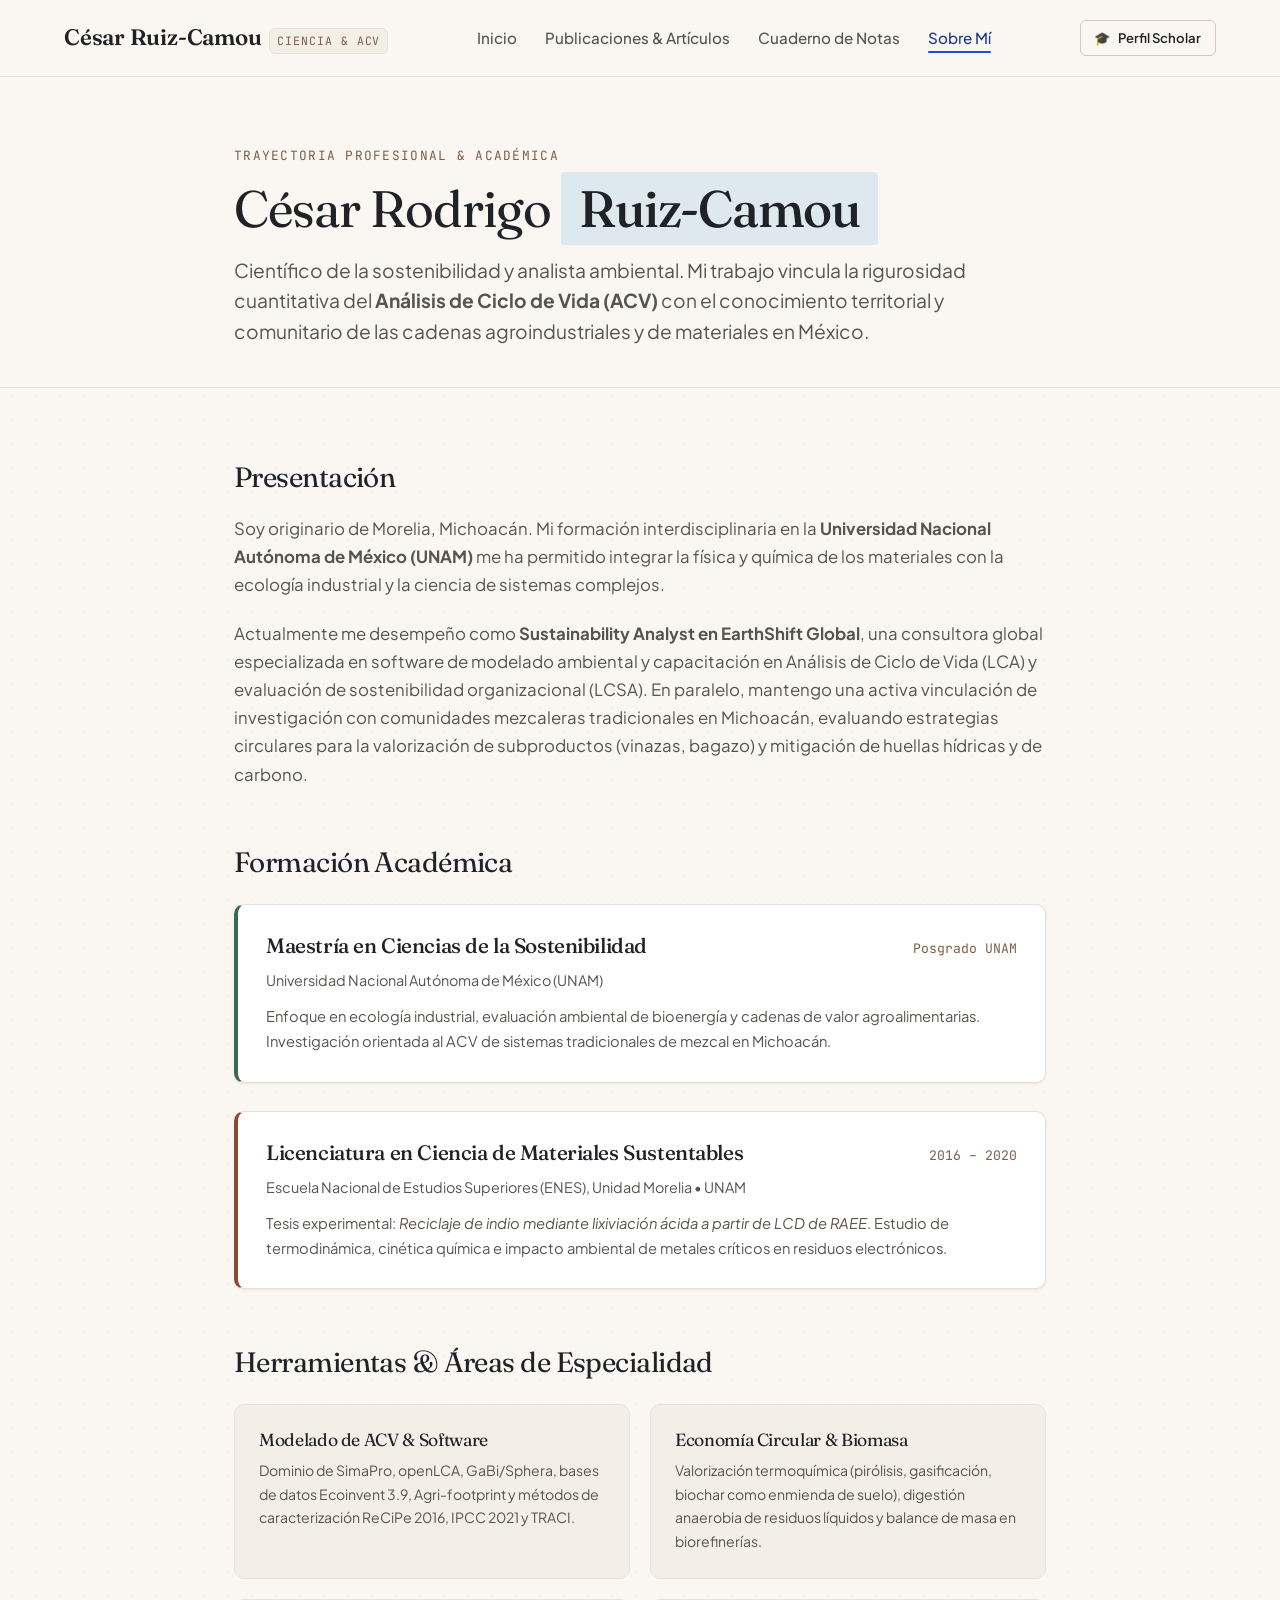
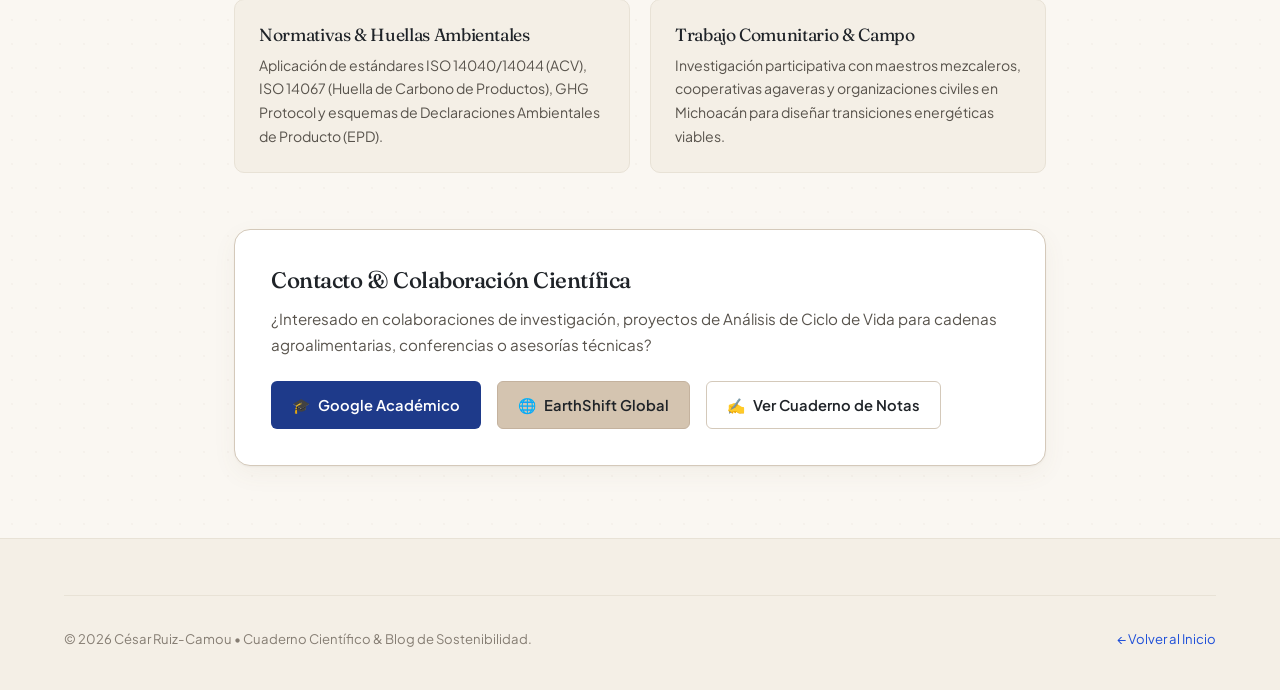
<file: about.html>
<!DOCTYPE html>
<html lang="es">
<head>
  <meta charset="UTF-8">
  <meta name="viewport" content="width=device-width, initial-scale=1.0">
  <title>Sobre Mí & Trayectoria Académica | César Ruiz-Camou</title>
  <meta name="description" content="Perfil profesional y académico de César Ruiz-Camou. Ciencias de la Sostenibilidad (UNAM), EarthShift Global, Análisis de Ciclo de Vida (LCA) y economía circular.">
  <link rel="stylesheet" href="css/style.css">
  <!-- Google Identity Services SDK -->
  <script src="https://accounts.google.com/gsi/client" async defer></script>
</head>
<body>

  <!-- NAVEGACIÓN SUPERIOR -->
  <header class="site-header">
    <div class="container header-inner">
      <a href="index.html" class="brand-logo">
        <span class="brand-name">César Ruiz-Camou</span>
        <span class="brand-tag">Ciencia & ACV</span>
      </a>

      <nav>
        <ul class="nav-menu">
          <li><a href="index.html" class="nav-link">Inicio</a></li>
          <li><a href="articles.html" class="nav-link">Publicaciones & Artículos</a></li>
          <li><a href="notes.html" class="nav-link">Cuaderno de Notas</a></li>
          <li><a href="about.html" class="nav-link active">Sobre Mí</a></li>
        </ul>
      </nav>

      <div class="header-actions">
        <a href="https://scholar.google.com/citations?user=psxAbFAAAAAJ&hl=es" target="_blank" rel="noopener noreferrer" class="btn btn-tertiary btn-sm">
          <span>🎓</span> Perfil Scholar
        </a>
      </div>
    </div>
  </header>

  <!-- CABECERA -->
  <section class="section" style="padding-top: 4rem; padding-bottom: 2.5rem; background: #FAF7F2; border-bottom: 1px solid var(--border-subtle);">
    <div class="container-narrow">
      <span style="font-family: var(--font-mono); font-size: 0.8rem; text-transform: uppercase; letter-spacing: 0.1em; color: var(--earth-bark);">
        Trayectoria Profesional &amp; Académica
      </span>
      <h1 style="margin: 0.75rem 0 1rem;">
        César Rodrigo <span class="paper-mark">Ruiz-Camou</span>
      </h1>
      <p style="font-size: 1.2rem; color: var(--text-secondary); line-height: 1.6;">
        Científico de la sostenibilidad y analista ambiental. Mi trabajo vincula la rigurosidad cuantitativa del <strong>Análisis de Ciclo de Vida (ACV)</strong> con el conocimiento territorial y comunitario de las cadenas agroindustriales y de materiales en México.
      </p>
    </div>
  </section>

  <!-- CONTENIDO BIOGRÁFICO Y EXPERIENCIA -->
  <section class="section">
    <div class="container-narrow">

      <!-- BIOGRAFÍA RESUMIDA -->
      <div style="margin-bottom: 3.5rem;">
        <h2 style="font-family: var(--font-serif); font-size: 1.75rem; margin-bottom: 1.25rem;">Presentación</h2>
        <p style="margin-bottom: 1.25rem;">
          Soy originario de Morelia, Michoacán. Mi formación interdisciplinaria en la <strong>Universidad Nacional Autónoma de México (UNAM)</strong> me ha permitido integrar la física y química de los materiales con la ecología industrial y la ciencia de sistemas complejos.
        </p>
        <p style="margin-bottom: 1.25rem;">
          Actualmente me desempeño como <strong>Sustainability Analyst en EarthShift Global</strong>, una consultora global especializada en software de modelado ambiental y capacitación en Análisis de Ciclo de Vida (LCA) y evaluación de sostenibilidad organizacional (LCSA). En paralelo, mantengo una activa vinculación de investigación con comunidades mezcaleras tradicionales en Michoacán, evaluando estrategias circulares para la valorización de subproductos (vinazas, bagazo) y mitigación de huellas hídricas y de carbono.
        </p>
      </div>

      <!-- FORMACIÓN ACADÉMICA -->
      <div style="margin-bottom: 3.5rem;">
        <h2 style="font-family: var(--font-serif); font-size: 1.75rem; margin-bottom: 1.5rem;">Formación Académica</h2>

        <div style="display: flex; flex-direction: column; gap: 1.75rem;">
          <!-- Maestría -->
          <div style="background: #FFFFFF; border: 1px solid var(--border-subtle); border-radius: var(--radius-md); padding: 1.75rem; box-shadow: var(--shadow-sm); border-left: 4px solid var(--leaf-sage);">
            <div style="display: flex; justify-content: space-between; align-items: baseline; margin-bottom: 0.5rem; flex-wrap: wrap;">
              <h3 style="font-family: var(--font-serif); font-size: 1.3rem;">Maestría en Ciencias de la Sostenibilidad</h3>
              <span style="font-family: var(--font-mono); font-size: 0.82rem; color: var(--earth-bark);">Posgrado UNAM</span>
            </div>
            <div style="font-size: 0.9rem; color: var(--text-secondary); margin-bottom: 0.75rem;">
              Universidad Nacional Autónoma de México (UNAM)
            </div>
            <p style="font-size: 0.92rem; color: var(--text-secondary);">
              Enfoque en ecología industrial, evaluación ambiental de bioenergía y cadenas de valor agroalimentarias. Investigación orientada al ACV de sistemas tradicionales de mezcal en Michoacán.
            </p>
          </div>

          <!-- Licenciatura -->
          <div style="background: #FFFFFF; border: 1px solid var(--border-subtle); border-radius: var(--radius-md); padding: 1.75rem; box-shadow: var(--shadow-sm); border-left: 4px solid var(--earth-terracotta);">
            <div style="display: flex; justify-content: space-between; align-items: baseline; margin-bottom: 0.5rem; flex-wrap: wrap;">
              <h3 style="font-family: var(--font-serif); font-size: 1.3rem;">Licenciatura en Ciencia de Materiales Sustentables</h3>
              <span style="font-family: var(--font-mono); font-size: 0.82rem; color: var(--earth-bark);">2016 – 2020</span>
            </div>
            <div style="font-size: 0.9rem; color: var(--text-secondary); margin-bottom: 0.75rem;">
              Escuela Nacional de Estudios Superiores (ENES), Unidad Morelia • UNAM
            </div>
            <p style="font-size: 0.92rem; color: var(--text-secondary);">
              Tesis experimental: <em>Reciclaje de indio mediante lixiviación ácida a partir de LCD de RAEE</em>. Estudio de termodinámica, cinética química e impacto ambiental de metales críticos en residuos electrónicos.
            </p>
          </div>
        </div>
      </div>

      <!-- COMPETENCIAS Y HERRAMIENTAS -->
      <div style="margin-bottom: 3.5rem;">
        <h2 style="font-family: var(--font-serif); font-size: 1.75rem; margin-bottom: 1.5rem;">Herramientas &amp; Áreas de Especialidad</h2>

        <div style="display: grid; grid-template-columns: repeat(auto-fit, minmax(260px, 1fr)); gap: 1.25rem;">
          <div style="background: var(--bg-paper-alt); padding: 1.5rem; border-radius: var(--radius-md); border: 1px solid var(--border-subtle);">
            <h4 style="font-family: var(--font-serif); font-size: 1.1rem; margin-bottom: 0.5rem; color: var(--text-primary);">
              Modelado de ACV &amp; Software
            </h4>
            <p style="font-size: 0.88rem; color: var(--text-secondary);">
              Dominio de SimaPro, openLCA, GaBi/Sphera, bases de datos Ecoinvent 3.9, Agri-footprint y métodos de caracterización ReCiPe 2016, IPCC 2021 y TRACI.
            </p>
          </div>

          <div style="background: var(--bg-paper-alt); padding: 1.5rem; border-radius: var(--radius-md); border: 1px solid var(--border-subtle);">
            <h4 style="font-family: var(--font-serif); font-size: 1.1rem; margin-bottom: 0.5rem; color: var(--text-primary);">
              Economía Circular &amp; Biomasa
            </h4>
            <p style="font-size: 0.88rem; color: var(--text-secondary);">
              Valorización termoquímica (pirólisis, gasificación, biochar como enmienda de suelo), digestión anaerobia de residuos líquidos y balance de masa en biorefinerías.
            </p>
          </div>

          <div style="background: var(--bg-paper-alt); padding: 1.5rem; border-radius: var(--radius-md); border: 1px solid var(--border-subtle);">
            <h4 style="font-family: var(--font-serif); font-size: 1.1rem; margin-bottom: 0.5rem; color: var(--text-primary);">
              Normativas &amp; Huellas Ambientales
            </h4>
            <p style="font-size: 0.88rem; color: var(--text-secondary);">
              Aplicación de estándares ISO 14040/14044 (ACV), ISO 14067 (Huella de Carbono de Productos), GHG Protocol y esquemas de Declaraciones Ambientales de Producto (EPD).
            </p>
          </div>

          <div style="background: var(--bg-paper-alt); padding: 1.5rem; border-radius: var(--radius-md); border: 1px solid var(--border-subtle);">
            <h4 style="font-family: var(--font-serif); font-size: 1.1rem; margin-bottom: 0.5rem; color: var(--text-primary);">
              Trabajo Comunitario &amp; Campo
            </h4>
            <p style="font-size: 0.88rem; color: var(--text-secondary);">
              Investigación participativa con maestros mezcaleros, cooperativas agaveras y organizaciones civiles en Michoacán para diseñar transiciones energéticas viables.
            </p>
          </div>
        </div>
      </div>

      <!-- CONTACTO Y REDES -->
      <div style="background: #FFFFFF; border: 1px solid var(--border-medium); border-radius: var(--radius-lg); padding: 2.25rem; box-shadow: var(--shadow-paper);">
        <h3 style="font-family: var(--font-serif); font-size: 1.4rem; margin-bottom: 0.75rem;">Contacto &amp; Colaboración Científica</h3>
        <p style="font-size: 0.95rem; color: var(--text-secondary); margin-bottom: 1.5rem;">
          ¿Interesado en colaboraciones de investigación, proyectos de Análisis de Ciclo de Vida para cadenas agroalimentarias, conferencias o asesorías técnicas?
        </p>

        <div style="display: flex; gap: 1rem; flex-wrap: wrap;">
          <a href="https://scholar.google.com/citations?user=psxAbFAAAAAJ&hl=es" target="_blank" rel="noopener noreferrer" class="btn btn-blue">
            <span>🎓</span> Google Académico
          </a>
          <a href="https://www.earthshiftglobal.com" target="_blank" rel="noopener noreferrer" class="btn btn-secondary">
            <span>🌐</span> EarthShift Global
          </a>
          <a href="notes.html" class="btn btn-tertiary">
            <span>✍</span> Ver Cuaderno de Notas
          </a>
        </div>
      </div>

    </div>
  </section>

  <!-- FOOTER -->
  <footer class="site-footer">
    <div class="container">
      <div class="footer-bottom" title="Triple clic para acceso desarrollador">
        <div>© 2026 César Ruiz-Camou • Cuaderno Científico &amp; Blog de Sostenibilidad.</div>
        <div><a href="index.html">← Volver al Inicio</a></div>
      </div>
    </div>
  </footer>

  <script src="js/store.js"></script>
  <script src="js/auth.js"></script>
  <script src="js/app.js"></script>
</body>
</html>
</file>
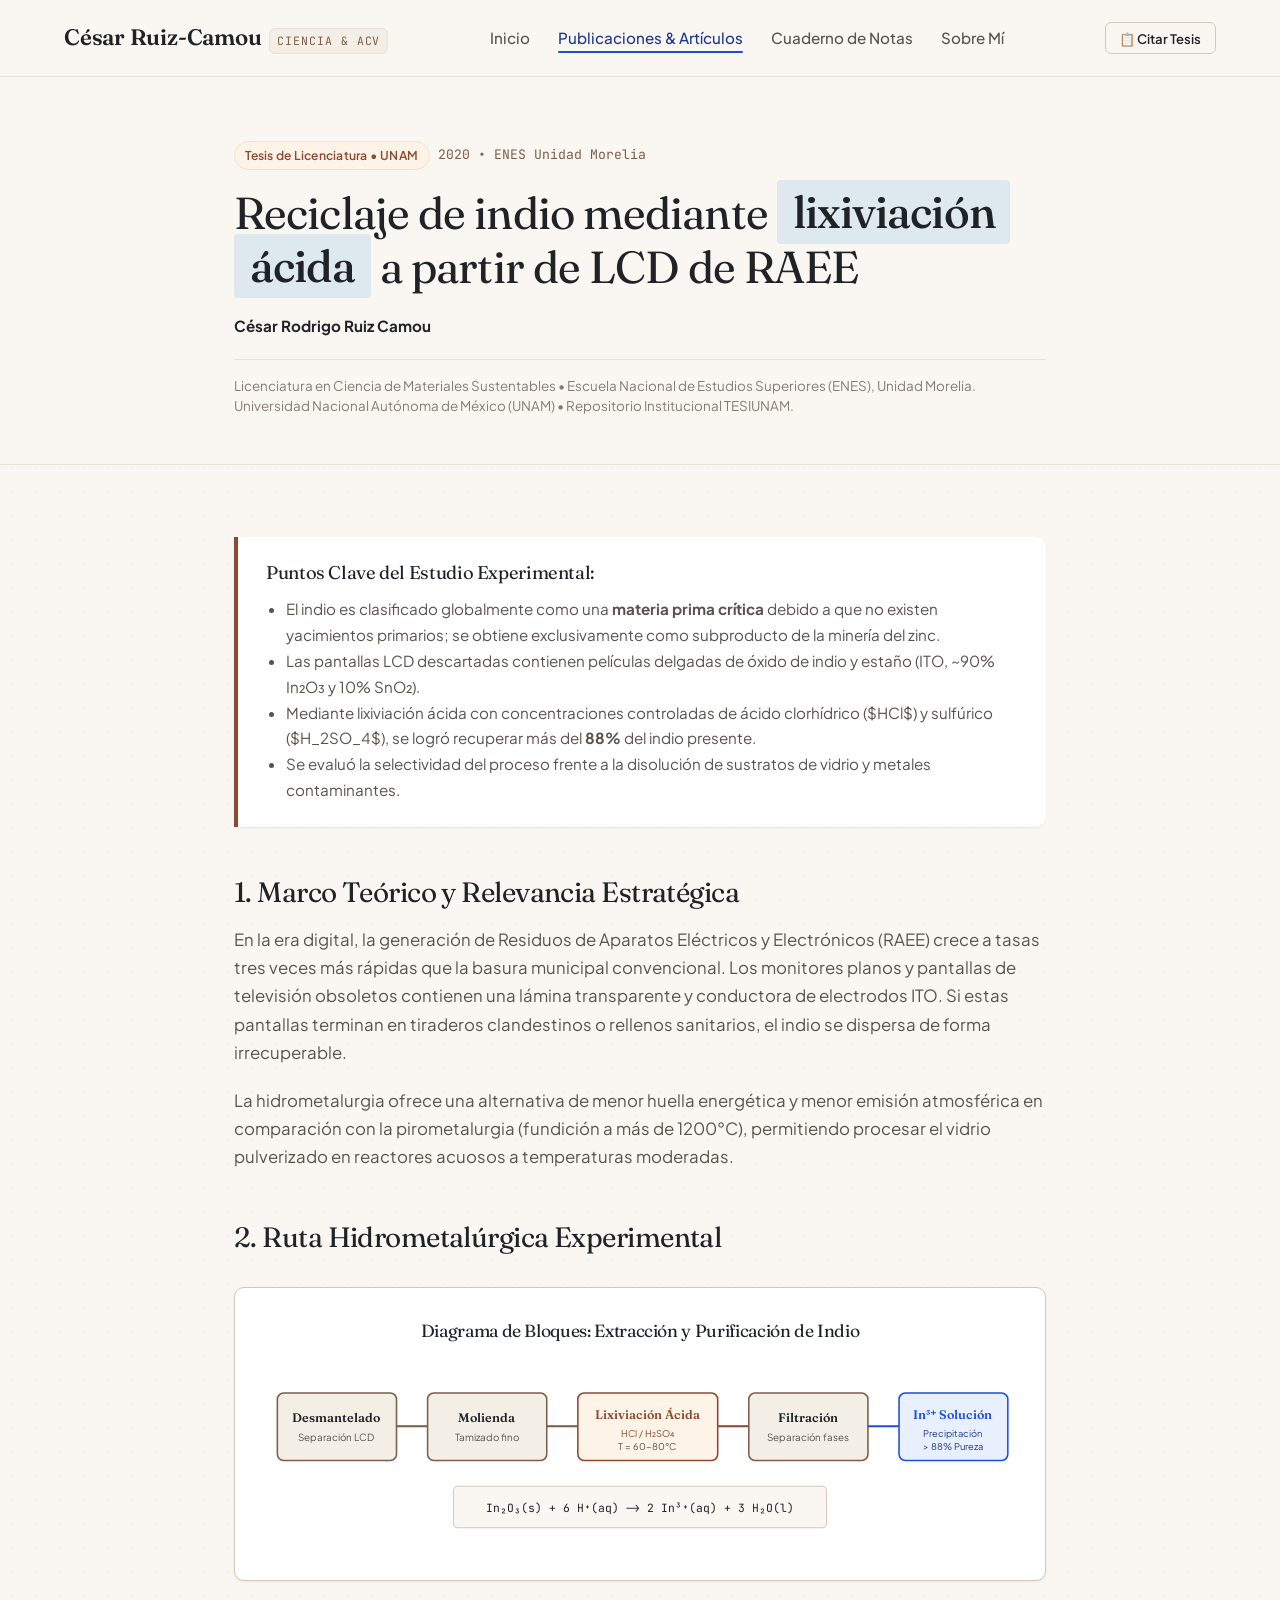
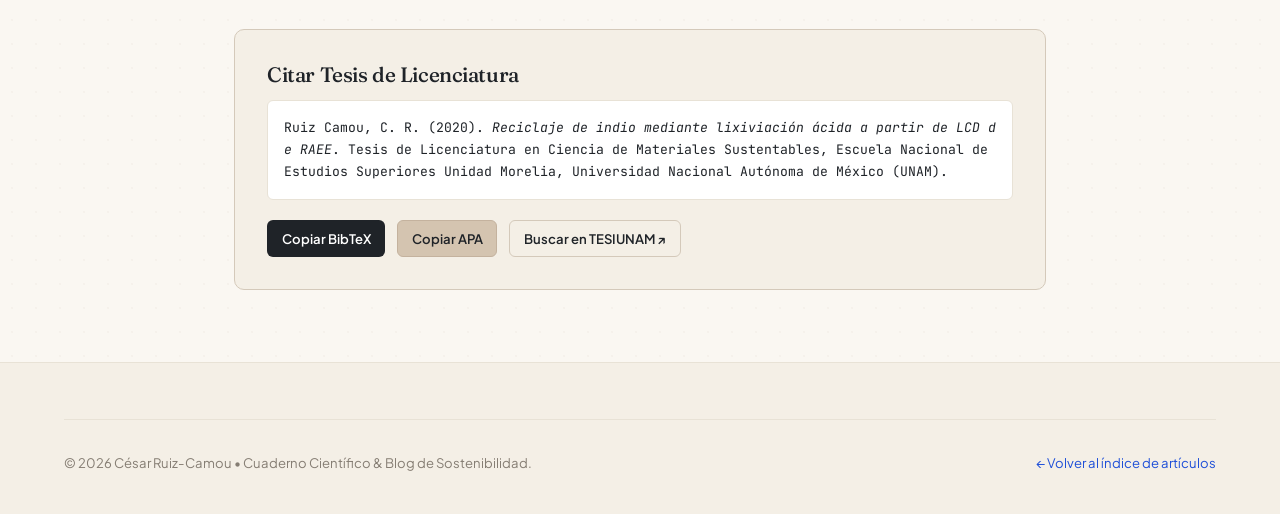
<file: article-indium.html>
<!DOCTYPE html>
<html lang="es">
<head>
  <meta charset="UTF-8">
  <meta name="viewport" content="width=device-width, initial-scale=1.0">
  <title>Reciclaje de Indio a partir de LCD (RAEE) | César Ruiz-Camou</title>
  <meta name="description" content="Tesis de licenciatura en Ciencia de Materiales Sustentables UNAM: Lixiviación ácida de óxido de indio y estaño (ITO) en residuos electrónicos.">
  <link rel="stylesheet" href="css/style.css">
  <!-- Google Identity Services SDK -->
  <script src="https://accounts.google.com/gsi/client" async defer></script>
</head>
<body>

  <!-- NAVEGACIÓN SUPERIOR -->
  <header class="site-header">
    <div class="container header-inner">
      <a href="index.html" class="brand-logo">
        <span class="brand-name">César Ruiz-Camou</span>
        <span class="brand-tag">Ciencia & ACV</span>
      </a>

      <nav>
        <ul class="nav-menu">
          <li><a href="index.html" class="nav-link">Inicio</a></li>
          <li><a href="articles.html" class="nav-link active">Publicaciones & Artículos</a></li>
          <li><a href="notes.html" class="nav-link">Cuaderno de Notas</a></li>
          <li><a href="about.html" class="nav-link">Sobre Mí</a></li>
        </ul>
      </nav>

      <div class="header-actions">
        <a href="editor.html?editArticle=art-indium-recycling" class="btn btn-blue btn-sm auth-edit-btn" style="display: none;">
          ✏ Editar en Docs
        </a>
        <button class="btn btn-tertiary btn-sm" onclick="copyBibtexCitation('indium')">
          📋 Citar Tesis
        </button>
      </div>
    </div>
  </header>

  <!-- CABECERA DE LA INVESTIGACIÓN -->
  <article>
    <header class="section" style="padding-top: 4rem; padding-bottom: 3rem; background: #FAF7F2; border-bottom: 1px solid var(--border-subtle);">
      <div class="container-narrow">
        <div style="display: flex; gap: 0.5rem; margin-bottom: 1rem; align-items: center; justify-content: space-between;">
          <div style="display: flex; gap: 0.5rem; align-items: center;">
            <span class="tag tag-terracotta">Tesis de Licenciatura • UNAM</span>
            <span style="font-family: var(--font-mono); font-size: 0.82rem; color: var(--earth-bark);">2020 • ENES Unidad Morelia</span>
          </div>
          <a href="editor.html?editArticle=art-indium-recycling" class="btn btn-tertiary btn-sm auth-edit-btn" style="display: none; color: #1D4ED8;">
            ✏ Editar en Docs
          </a>
        </div>

        <h1 style="font-family: var(--font-serif); font-size: clamp(2rem, 3.5vw, 2.8rem); line-height: 1.2; margin-bottom: 1.25rem;">
          Reciclaje de indio mediante <span class="paper-mark">lixiviación ácida</span> a partir de LCD de RAEE
        </h1>

        <div style="font-size: 0.95rem; color: var(--text-primary); margin-bottom: 1.25rem;">
          <strong>César Rodrigo Ruiz Camou</strong>
        </div>

        <div style="font-size: 0.84rem; color: var(--text-muted); line-height: 1.5; border-top: 1px solid var(--border-subtle); padding-top: 1rem;">
          Licenciatura en Ciencia de Materiales Sustentables • Escuela Nacional de Estudios Superiores (ENES), Unidad Morelia.<br>
          Universidad Nacional Autónoma de México (UNAM) • Repositorio Institucional TESIUNAM.
        </div>
      </div>
    </header>

    <!-- CONTENIDO -->
    <div class="section">
      <div class="container-narrow">

        <!-- HIGHLIGHTS -->
        <div style="background: #FFFFFF; border-left: 4px solid var(--earth-terracotta); padding: 1.5rem 1.75rem; border-radius: 0 var(--radius-md) var(--radius-md) 0; box-shadow: var(--shadow-sm); margin-bottom: 3rem;">
          <h4 style="font-family: var(--font-serif); font-size: 1.15rem; margin-bottom: 0.75rem; color: var(--text-primary);">
            Puntos Clave del Estudio Experimental:
          </h4>
          <ul style="padding-left: 1.25rem; font-size: 0.95rem; color: var(--text-secondary); line-height: 1.7;">
            <li>El indio es clasificado globalmente como una <strong>materia prima crítica</strong> debido a que no existen yacimientos primarios; se obtiene exclusivamente como subproducto de la minería del zinc.</li>
            <li>Las pantallas LCD descartadas contienen películas delgadas de óxido de indio y estaño (ITO, ~90% In₂O₃ y 10% SnO₂).</li>
            <li>Mediante lixiviación ácida con concentraciones controladas de ácido clorhídrico ($HCl$) y sulfúrico ($H_2SO_4$), se logró recuperar más del <strong>88%</strong> del indio presente.</li>
            <li>Se evaluó la selectividad del proceso frente a la disolución de sustratos de vidrio y metales contaminantes.</li>
          </ul>
        </div>

        <section style="margin-bottom: 3rem;">
          <h2 style="font-family: var(--font-serif); font-size: 1.75rem; margin-bottom: 1rem;">1. Marco Teórico y Relevancia Estratégica</h2>
          <p style="margin-bottom: 1.25rem;">
            En la era digital, la generación de Residuos de Aparatos Eléctricos y Electrónicos (RAEE) crece a tasas tres veces más rápidas que la basura municipal convencional. Los monitores planos y pantallas de televisión obsoletos contienen una lámina transparente y conductora de electrodos ITO. Si estas pantallas terminan en tiraderos clandestinos o rellenos sanitarios, el indio se dispersa de forma irrecuperable.
          </p>
          <p style="margin-bottom: 1.25rem;">
            La hidrometalurgia ofrece una alternativa de menor huella energética y menor emisión atmosférica en comparación con la pirometalurgia (fundición a más de 1200°C), permitiendo procesar el vidrio pulverizado en reactores acuosos a temperaturas moderadas.
          </p>
        </section>

        <!-- DIAGRAMA QUÍMICO / PROCEDIMENTAL -->
        <section style="margin-bottom: 3rem;">
          <h2 style="font-family: var(--font-serif); font-size: 1.75rem; margin-bottom: 1rem;">2. Ruta Hidrometalúrgica Experimental</h2>

          <div style="background: #FFFFFF; border: 1px solid var(--border-medium); border-radius: var(--radius-md); padding: 2rem; box-shadow: var(--shadow-sm); margin: 2rem 0;">
            <h4 style="font-family: var(--font-serif); font-size: 1.1rem; margin-bottom: 1.25rem; text-align: center;">
              Diagrama de Bloques: Extracción y Purificación de Indio
            </h4>

            <svg viewBox="0 0 720 180" width="100%" height="auto" style="display: block; margin: 0 auto;">
              <!-- Paso 1 -->
              <rect x="10" y="30" width="115" height="65" rx="6" fill="#F4EFE6" stroke="#7C5E4A" stroke-width="1.5"/>
              <text x="67" y="58" font-family="'Fraunces', serif" font-size="12" font-weight="600" text-anchor="middle" fill="#1F2328">Desmantelado</text>
              <text x="67" y="76" font-family="'Plus Jakarta Sans', sans-serif" font-size="9.5" text-anchor="middle" fill="#58534C">Separación LCD</text>

              <line x1="125" y1="62" x2="155" y2="62" stroke="#7C5E4A" stroke-width="2"/>

              <!-- Paso 2 -->
              <rect x="155" y="30" width="115" height="65" rx="6" fill="#F4EFE6" stroke="#7C5E4A" stroke-width="1.5"/>
              <text x="212" y="58" font-family="'Fraunces', serif" font-size="12" font-weight="600" text-anchor="middle" fill="#1F2328">Molienda</text>
              <text x="212" y="76" font-family="'Plus Jakarta Sans', sans-serif" font-size="9.5" text-anchor="middle" fill="#58534C">Tamizado fino</text>

              <line x1="270" y1="62" x2="300" y2="62" stroke="#7C5E4A" stroke-width="2"/>

              <!-- Paso 3 -->
              <rect x="300" y="30" width="135" height="65" rx="6" fill="#FDF3E7" stroke="#8C4A32" stroke-width="1.5"/>
              <text x="367" y="55" font-family="'Fraunces', serif" font-size="12" font-weight="600" text-anchor="middle" fill="#8C4A32">Lixiviación Ácida</text>
              <text x="367" y="72" font-family="'Plus Jakarta Sans', sans-serif" font-size="9" text-anchor="middle" fill="#8C4A32">HCl / H₂SO₄</text>
              <text x="367" y="85" font-family="'Plus Jakarta Sans', sans-serif" font-size="9" text-anchor="middle" fill="#58534C">T = 60-80°C</text>

              <line x1="435" y1="62" x2="465" y2="62" stroke="#8C4A32" stroke-width="2"/>

              <!-- Paso 4 -->
              <rect x="465" y="30" width="115" height="65" rx="6" fill="#F4EFE6" stroke="#7C5E4A" stroke-width="1.5"/>
              <text x="522" y="58" font-family="'Fraunces', serif" font-size="12" font-weight="600" text-anchor="middle" fill="#1F2328">Filtración</text>
              <text x="522" y="76" font-family="'Plus Jakarta Sans', sans-serif" font-size="9.5" text-anchor="middle" fill="#58534C">Separación fases</text>

              <line x1="580" y1="62" x2="610" y2="62" stroke="#1D4ED8" stroke-width="2"/>

              <!-- Paso 5 -->
              <rect x="610" y="30" width="105" height="65" rx="6" fill="#E8F0FE" stroke="#1D4ED8" stroke-width="1.5"/>
              <text x="662" y="55" font-family="'Fraunces', serif" font-size="12" font-weight="600" text-anchor="middle" fill="#1D4ED8">In³⁺ Solución</text>
              <text x="662" y="72" font-family="'Plus Jakarta Sans', sans-serif" font-size="9" text-anchor="middle" fill="#1E3A8A">Precipitación</text>
              <text x="662" y="85" font-family="'Plus Jakarta Sans', sans-serif" font-size="9" text-anchor="middle" fill="#1E3A8A">> 88% Pureza</text>

              <!-- Ecuación Química inferior -->
              <rect x="180" y="120" width="360" height="40" rx="4" fill="#FAF7F2" stroke="#D4C9BA" stroke-width="1"/>
              <text x="360" y="145" font-family="'JetBrains Mono', monospace" font-size="11" text-anchor="middle" fill="#1F2328">
                In₂O₃(s) + 6 H⁺(aq) ⟶ 2 In³⁺(aq) + 3 H₂O(l)
              </text>
            </svg>
          </div>
        </section>

        <!-- HERRAMIENTAS DE CITACIÓN -->
        <div style="background: var(--bg-paper-alt); border: 1px solid var(--border-medium); border-radius: var(--radius-md); padding: 2rem; margin-top: 3rem;">
          <h3 style="font-family: var(--font-serif); font-size: 1.3rem; margin-bottom: 0.75rem;">Citar Tesis de Licenciatura</h3>
          <div style="background: #FFFFFF; padding: 1rem; border-radius: var(--radius-sm); border: 1px solid var(--border-subtle); font-family: var(--font-mono); font-size: 0.82rem; color: var(--text-primary); margin-bottom: 1.25rem; word-break: break-all;">
            Ruiz Camou, C. R. (2020). <em>Reciclaje de indio mediante lixiviación ácida a partir de LCD de RAEE</em>. Tesis de Licenciatura en Ciencia de Materiales Sustentables, Escuela Nacional de Estudios Superiores Unidad Morelia, Universidad Nacional Autónoma de México (UNAM).
          </div>
          <div style="display: flex; gap: 0.75rem;">
            <button class="btn btn-primary btn-sm" onclick="copyBibtexCitation('indium')">Copiar BibTeX</button>
            <button class="btn btn-secondary btn-sm" onclick="copyApaCitation('indium')">Copiar APA</button>
            <a href="https://repositorio.unam.mx" target="_blank" rel="noopener noreferrer" class="btn btn-tertiary btn-sm">Buscar en TESIUNAM ↗</a>
          </div>
        </div>

      </div>
    </div>
  </article>

  <!-- FOOTER -->
  <footer class="site-footer">
    <div class="container">
      <div class="footer-bottom" title="Triple clic para acceso desarrollador">
        <div>© 2026 César Ruiz-Camou • Cuaderno Científico &amp; Blog de Sostenibilidad.</div>
        <div><a href="articles.html">← Volver al índice de artículos</a></div>
      </div>
    </div>
  </footer>

  <script src="js/store.js"></script>
  <script src="js/auth.js"></script>
  <script src="js/app.js"></script>
</body>
</html>
</file>
<file: css/style.css>
/* ==========================================================================
   DESIGN SYSTEM: Editorial Scientific Paper & Field Journal
   Inspirado en la estética de papel cálido, notas científicas y diseño editorial
   ========================================================================== */

@import url('https://fonts.googleapis.com/css2?family=Fraunces:ital,opsz,wght@0,9..144,300..800;1,9..144,300..800&family=Plus+Jakarta+Sans:wght@300;400;500;600;700&family=JetBrains+Mono:wght@400;500&display=swap');

:root {
  /* Paleta Cálida & Tonos Papel (Inspirado en Design System & Editorial) */
  --bg-paper: #FAF7F2;
  --bg-paper-alt: #F4EFE6;
  --bg-card: #FFFFFF;
  --bg-card-subtle: #FDFBF8;
  --bg-accent-light: #EBF1F8;
  --bg-highlight: rgba(186, 214, 235, 0.45);
  --bg-highlight-warm: rgba(247, 222, 185, 0.55);

  /* Bordes sutiles y líneas de encuadernación */
  --border-subtle: #E8E2D6;
  --border-medium: #D4C9BA;
  --border-strong: #A89B8B;

  /* Colores de Tinta & Tipografía */
  --text-primary: #1F2328;
  --text-secondary: #58534C;
  --text-muted: #857D73;
  --text-faint: #ABA194;

  /* Acentos Editoriales (Azul tinta, Terracota y Salvia) */
  --ink-blue: #1D4ED8;
  --ink-blue-dark: #1E3A8A;
  --ink-blue-hover: #172554;
  --earth-terracotta: #8C4A32;
  --earth-sand: #D4C4B0;
  --earth-bark: #7C5E4A;
  --leaf-sage: #3D6853;
  --leaf-sage-light: #EBF3EE;
  
  /* Sombras suaves tipo papel */
  --shadow-sm: 0 1px 3px rgba(44, 39, 32, 0.05), 0 1px 2px rgba(44, 39, 32, 0.03);
  --shadow-md: 0 4px 12px -1px rgba(44, 39, 32, 0.08), 0 2px 6px -1px rgba(44, 39, 32, 0.04);
  --shadow-lg: 0 12px 28px -4px rgba(44, 39, 32, 0.12), 0 6px 12px -3px rgba(44, 39, 32, 0.06);
  --shadow-paper: 0 1px 2px rgba(0,0,0,0.04), 0 8px 24px rgba(124, 94, 74, 0.06);

  /* Tipografías */
  --font-serif: 'Fraunces', Georgia, serif;
  --font-sans: 'Plus Jakarta Sans', -apple-system, BlinkMacSystemFont, "Segoe UI", Roboto, sans-serif;
  --font-mono: 'JetBrains Mono', monospace;

  /* Radio de bordes */
  --radius-sm: 6px;
  --radius-md: 10px;
  --radius-lg: 16px;
  --radius-full: 9999px;

  /* Transición */
  --transition: all 0.22s cubic-bezier(0.16, 1, 0.3, 1);
}

/* Reset y Base */
*, *::before, *::after {
  box-sizing: border-box;
  margin: 0;
  padding: 0;
}

html {
  font-size: 16px;
  scroll-behavior: smooth;
  background-color: var(--bg-paper);
}

body {
  font-family: var(--font-sans);
  color: var(--text-primary);
  background-color: var(--bg-paper);
  line-height: 1.68;
  -webkit-font-smoothing: antialiased;
  -moz-osx-font-smoothing: grayscale;
  min-height: 100vh;
  display: flex;
  flex-direction: column;
  background-image: radial-gradient(rgba(124, 94, 74, 0.035) 1px, transparent 0);
  background-size: 24px 24px;
}

/* Selección de texto elegante */
::selection {
  background-color: #C6DBF0;
  color: #0F172A;
}

/* Tipografía Editorial */
h1, h2, h3, h4, .editorial-heading {
  font-family: var(--font-serif);
  font-weight: 400;
  color: var(--text-primary);
  line-height: 1.25;
  letter-spacing: -0.02em;
}

h1 {
  font-size: clamp(2.4rem, 4vw, 3.8rem);
  line-height: 1.15;
}

h2 {
  font-size: clamp(1.8rem, 2.8vw, 2.4rem);
}

h3 {
  font-size: 1.45rem;
  font-weight: 500;
}

p {
  color: var(--text-secondary);
  font-size: 1.05rem;
}

a {
  color: var(--ink-blue);
  text-decoration: none;
  transition: var(--transition);
}

a:hover {
  color: var(--ink-blue-dark);
  text-decoration: underline;
  text-underline-offset: 3px;
}

/* Marcador / Resaltador tipo libreta (Inspirado en Imagen 4) */
.paper-mark {
  background-color: var(--bg-highlight);
  color: var(--text-primary);
  padding: 0.1em 0.35em;
  border-radius: 4px;
  box-decoration-break: clone;
  -webkit-box-decoration-break: clone;
  font-weight: 500;
}

.paper-mark-warm {
  background-color: var(--bg-highlight-warm);
}

/* Contenedor principal */
.container {
  max-width: 1200px;
  margin: 0 auto;
  padding: 0 1.5rem;
  width: 100%;
}

.container-narrow {
  max-width: 860px;
  margin: 0 auto;
  padding: 0 1.5rem;
  width: 100%;
}

/* ==========================================================================
   NAVEGACIÓN SUPERIOR
   ========================================================================== */
.site-header {
  position: sticky;
  top: 0;
  z-index: 100;
  background: rgba(250, 247, 242, 0.94);
  backdrop-filter: blur(12px);
  -webkit-backdrop-filter: blur(12px);
  border-bottom: 1px solid var(--border-subtle);
  transition: var(--transition);
}

.header-inner {
  display: flex;
  align-items: center;
  justify-content: space-between;
  height: 76px;
}

.brand-logo {
  display: flex;
  align-items: baseline;
  gap: 0.5rem;
  text-decoration: none;
}

.brand-logo .brand-name {
  font-family: var(--font-serif);
  font-size: 1.4rem;
  font-weight: 600;
  letter-spacing: -0.01em;
  color: var(--text-primary);
}

.brand-logo .brand-tag {
  font-family: var(--font-mono);
  font-size: 0.72rem;
  text-transform: uppercase;
  letter-spacing: 0.08em;
  color: var(--earth-bark);
  background: var(--bg-paper-alt);
  padding: 2px 7px;
  border-radius: var(--radius-sm);
  border: 1px solid var(--border-subtle);
}

.nav-menu {
  display: flex;
  align-items: center;
  gap: 1.75rem;
  list-style: none;
}

.nav-link {
  font-size: 0.95rem;
  font-weight: 500;
  color: var(--text-secondary);
  position: relative;
  padding: 0.25rem 0;
  text-decoration: none;
}

.nav-link:hover, .nav-link.active {
  color: var(--ink-blue-dark);
  text-decoration: none;
}

.nav-link.active::after {
  content: '';
  position: absolute;
  bottom: -2px;
  left: 0;
  width: 100%;
  height: 2px;
  background-color: var(--ink-blue);
  border-radius: 2px;
}

.header-actions {
  display: flex;
  align-items: center;
  gap: 0.85rem;
}

/* ==========================================================================
   BOTONES (Inspirados en Component Library - Imagen 2)
   ========================================================================== */
.btn {
  display: inline-flex;
  align-items: center;
  justify-content: center;
  gap: 0.5rem;
  font-family: var(--font-sans);
  font-size: 0.92rem;
  font-weight: 600;
  padding: 0.65rem 1.25rem;
  border-radius: var(--radius-sm);
  border: 1px solid transparent;
  cursor: pointer;
  transition: var(--transition);
  text-decoration: none;
  white-space: nowrap;
}

.btn-primary {
  background-color: var(--text-primary);
  color: #FFFFFF;
}

.btn-primary:hover {
  background-color: #000000;
  color: #FFFFFF;
  text-decoration: none;
  transform: translateY(-1px);
}

.btn-blue {
  background-color: var(--ink-blue-dark);
  color: #FFFFFF;
}

.btn-blue:hover {
  background-color: var(--ink-blue);
  color: #FFFFFF;
  text-decoration: none;
}

.btn-secondary {
  background-color: var(--earth-sand);
  color: var(--text-primary);
  border: 1px solid #C4B29E;
}

.btn-secondary:hover {
  background-color: #C8B6A1;
  color: var(--text-primary);
  text-decoration: none;
}

.btn-tertiary {
  background-color: transparent;
  border: 1px solid var(--border-medium);
  color: var(--text-primary);
}

.btn-tertiary:hover {
  background-color: var(--bg-paper-alt);
  border-color: var(--border-strong);
  color: var(--text-primary);
  text-decoration: none;
}

.btn-sm {
  font-size: 0.82rem;
  padding: 0.4rem 0.85rem;
  border-radius: var(--radius-sm);
}

.btn-icon {
  width: 38px;
  height: 38px;
  padding: 0;
  border-radius: var(--radius-sm);
}

/* ==========================================================================
   TAGS & BADGES
   ========================================================================== */
.tag {
  display: inline-flex;
  align-items: center;
  gap: 0.35rem;
  font-size: 0.76rem;
  font-weight: 600;
  padding: 0.2rem 0.65rem;
  border-radius: var(--radius-full);
  background: var(--bg-paper-alt);
  color: var(--text-secondary);
  border: 1px solid var(--border-subtle);
  letter-spacing: 0.02em;
}

.tag-blue {
  background: #E8F0FE;
  color: #1A73E8;
  border-color: #D2E3FC;
}

.tag-sage {
  background: var(--leaf-sage-light);
  color: var(--leaf-sage);
  border-color: #D3E6DA;
}

.tag-terracotta {
  background: #FDF3E7;
  color: var(--earth-terracotta);
  border-color: #F8DFCE;
}

/* ==========================================================================
   HERO EDITORIAL (Inspirado en Imagen 1 & Imagen 4)
   ========================================================================== */
.hero-editorial {
  padding: 4.5rem 0 3.5rem;
  position: relative;
  border-bottom: 1px solid var(--border-subtle);
  background: linear-gradient(180deg, rgba(255,255,255,0.4) 0%, rgba(250,247,242,1) 100%);
}

.hero-grid {
  display: grid;
  grid-template-columns: 1.25fr 0.85fr;
  gap: 3.5rem;
  align-items: center;
}

.hero-badge-pill {
  display: inline-flex;
  align-items: center;
  gap: 0.5rem;
  padding: 0.35rem 0.95rem;
  background: #FFFFFF;
  border: 1px solid var(--border-subtle);
  border-radius: var(--radius-full);
  font-size: 0.82rem;
  color: var(--earth-bark);
  box-shadow: var(--shadow-sm);
  margin-bottom: 1.5rem;
}

.hero-badge-pill .pulse-dot {
  width: 8px;
  height: 8px;
  background: #22C55E;
  border-radius: 50%;
  box-shadow: 0 0 0 3px rgba(34, 197, 94, 0.2);
}

.hero-title {
  margin-bottom: 1.5rem;
  color: var(--text-primary);
}

.hero-title em {
  font-style: italic;
  font-weight: 400;
  color: var(--ink-blue-dark);
}

.hero-lead {
  font-size: 1.2rem;
  color: var(--text-secondary);
  line-height: 1.65;
  margin-bottom: 2rem;
}

.hero-meta-stats {
  display: flex;
  gap: 2rem;
  padding-top: 1.5rem;
  border-top: 1px dashed var(--border-medium);
  margin-top: 2rem;
}

.stat-item .stat-num {
  font-family: var(--font-serif);
  font-size: 1.85rem;
  font-weight: 600;
  color: var(--text-primary);
  display: block;
  line-height: 1.1;
}

.stat-item .stat-label {
  font-size: 0.8rem;
  text-transform: uppercase;
  letter-spacing: 0.05em;
  color: var(--text-muted);
}

/* Tarjeta de autor / Pasaporte científico en Hero */
.hero-card-author {
  background: #FFFFFF;
  border: 1px solid var(--border-subtle);
  border-radius: var(--radius-lg);
  padding: 2rem;
  box-shadow: var(--shadow-paper);
  position: relative;
}

.hero-card-author::before {
  content: '';
  position: absolute;
  top: 8px;
  left: 8px;
  right: 8px;
  bottom: 8px;
  border: 1px dashed var(--border-subtle);
  border-radius: calc(var(--radius-lg) - 6px);
  pointer-events: none;
}

.author-header {
  display: flex;
  align-items: center;
  gap: 1.25rem;
  margin-bottom: 1.5rem;
}

.author-avatar-img {
  width: 76px;
  height: 76px;
  border-radius: 50%;
  object-fit: cover;
  border: 3px solid var(--bg-paper);
  box-shadow: var(--shadow-sm);
  background: #E8E2D6;
}

.author-name {
  font-family: var(--font-serif);
  font-size: 1.35rem;
  font-weight: 600;
  color: var(--text-primary);
  line-height: 1.2;
}

.author-role {
  font-size: 0.88rem;
  color: var(--text-muted);
  margin-top: 2px;
}

.author-bio-snippet {
  font-size: 0.94rem;
  color: var(--text-secondary);
  line-height: 1.6;
  margin-bottom: 1.5rem;
}

.author-badges-list {
  display: flex;
  flex-wrap: wrap;
  gap: 0.45rem;
  margin-bottom: 1.5rem;
}

.author-links-row {
  display: flex;
  align-items: center;
  gap: 0.75rem;
  padding-top: 1.25rem;
  border-top: 1px solid var(--border-subtle);
}

/* ==========================================================================
   SECCIONES Y LAYOUTS
   ========================================================================== */
.section {
  padding: 4.5rem 0;
}

.section-paper {
  background-color: var(--bg-paper-alt);
  border-top: 1px solid var(--border-subtle);
  border-bottom: 1px solid var(--border-subtle);
}

.section-header {
  display: flex;
  justify-content: space-between;
  align-items: flex-end;
  margin-bottom: 2.75rem;
  padding-bottom: 1rem;
  border-bottom: 1px solid var(--border-subtle);
}

.section-title-wrap .sub-title {
  font-family: var(--font-mono);
  font-size: 0.78rem;
  text-transform: uppercase;
  letter-spacing: 0.1em;
  color: var(--earth-bark);
  margin-bottom: 0.5rem;
  display: block;
}

.section-title {
  color: var(--text-primary);
}

/* ==========================================================================
   CARDS DE ARTÍCULOS CIENTÍFICOS (Inspiradas en Imagen 1)
   ========================================================================== */
.articles-grid {
  display: grid;
  grid-template-columns: repeat(auto-fill, minmax(350px, 1fr));
  gap: 2rem;
}

.article-card {
  background: #FFFFFF;
  border: 1px solid var(--border-subtle);
  border-radius: var(--radius-md);
  padding: 1.85rem;
  box-shadow: var(--shadow-sm);
  display: flex;
  flex-direction: column;
  transition: var(--transition);
  position: relative;
}

.article-card:hover {
  transform: translateY(-3px);
  box-shadow: var(--shadow-md);
  border-color: var(--border-medium);
}

.article-card-meta {
  display: flex;
  align-items: center;
  justify-content: space-between;
  margin-bottom: 1rem;
  font-size: 0.8rem;
  color: var(--text-muted);
}

.article-card-meta .journal-name {
  font-family: var(--font-mono);
  font-size: 0.75rem;
  font-weight: 500;
  color: var(--earth-bark);
}

.article-card-title {
  font-family: var(--font-serif);
  font-size: 1.35rem;
  line-height: 1.3;
  margin-bottom: 0.85rem;
  color: var(--text-primary);
}

.article-card-title a {
  color: var(--text-primary);
  text-decoration: none;
}

.article-card-title a:hover {
  color: var(--ink-blue-dark);
}

.article-card-excerpt {
  font-size: 0.93rem;
  color: var(--text-secondary);
  line-height: 1.6;
  margin-bottom: 1.5rem;
  flex-grow: 1;
}

.article-card-figure-preview {
  margin: -0.5rem -1.85rem 1.25rem -1.85rem;
  background: var(--bg-paper-alt);
  border-top: 1px solid var(--border-subtle);
  border-bottom: 1px solid var(--border-subtle);
  padding: 1rem;
  display: flex;
  justify-content: center;
  align-items: center;
}

.article-card-figure-preview svg {
  max-width: 100%;
  height: auto;
}

.article-card-footer {
  display: flex;
  align-items: center;
  justify-content: space-between;
  padding-top: 1.2rem;
  border-top: 1px solid var(--border-subtle);
  margin-top: auto;
}

.article-authors-snippet {
  font-size: 0.82rem;
  color: var(--text-muted);
}

.article-read-link {
  font-size: 0.88rem;
  font-weight: 600;
  display: inline-flex;
  align-items: center;
  gap: 0.35rem;
  color: var(--ink-blue-dark);
}

/* ==========================================================================
   SANDBOX INTERACTIVO DE LCA (Ciclo de Vida del Mezcal)
   ========================================================================== */
.lca-interactive-sandbox {
  background: #FFFFFF;
  border: 1px solid var(--border-subtle);
  border-radius: var(--radius-lg);
  padding: 2.25rem;
  box-shadow: var(--shadow-paper);
}

.sandbox-header {
  margin-bottom: 2rem;
}

.sandbox-controls-row {
  display: flex;
  flex-wrap: wrap;
  gap: 1rem;
  margin-bottom: 2rem;
  padding: 1rem;
  background: var(--bg-paper-alt);
  border-radius: var(--radius-md);
  border: 1px solid var(--border-subtle);
}

.control-group {
  display: flex;
  flex-direction: column;
  gap: 0.4rem;
  flex: 1;
  min-width: 200px;
}

.control-label {
  font-size: 0.82rem;
  font-weight: 600;
  color: var(--text-secondary);
  text-transform: uppercase;
  letter-spacing: 0.05em;
}

.select-custom, .input-custom {
  font-family: var(--font-sans);
  font-size: 0.9rem;
  padding: 0.6rem 0.85rem;
  border-radius: var(--radius-sm);
  border: 1px solid var(--border-medium);
  background: #FFFFFF;
  color: var(--text-primary);
  outline: none;
  transition: var(--transition);
}

.select-custom:focus, .input-custom:focus {
  border-color: var(--ink-blue);
  box-shadow: 0 0 0 3px rgba(29, 78, 216, 0.15);
}

.chart-stage-container {
  display: grid;
  grid-template-columns: 1.4fr 0.9fr;
  gap: 2.5rem;
  align-items: center;
}

.chart-canvas-wrap {
  position: relative;
  min-height: 320px;
  width: 100%;
}

.chart-legend-box {
  background: var(--bg-card-subtle);
  border: 1px solid var(--border-subtle);
  border-radius: var(--radius-md);
  padding: 1.5rem;
}

.kpi-grid {
  display: grid;
  grid-template-columns: 1fr 1fr;
  gap: 1rem;
  margin-top: 1.25rem;
}

.kpi-card {
  padding: 0.85rem;
  background: #FFFFFF;
  border: 1px solid var(--border-subtle);
  border-radius: var(--radius-sm);
}

.kpi-value {
  font-family: var(--font-serif);
  font-size: 1.45rem;
  font-weight: 600;
  color: var(--text-primary);
  line-height: 1.1;
}

.kpi-label {
  font-size: 0.75rem;
  color: var(--text-muted);
  margin-top: 3px;
}

/* ==========================================================================
   BITÁCORA / CUADERNO DE NOTAS CIENTÍFICAS (Inspirado en Imagen 3 & 4)
   ========================================================================== */
.notes-layout-grid {
  display: grid;
  grid-template-columns: 320px 1fr;
  gap: 2.5rem;
}

.notes-sidebar-card {
  background: #FFFFFF;
  border: 1px solid var(--border-subtle);
  border-radius: var(--radius-md);
  padding: 1.5rem;
  position: sticky;
  top: 96px;
  box-shadow: var(--shadow-sm);
}

.notes-list-stream {
  display: flex;
  flex-direction: column;
  gap: 1.75rem;
}

.note-entry-card {
  background: #FFFFFF;
  border: 1px solid var(--border-subtle);
  border-radius: var(--radius-md);
  padding: 2rem;
  box-shadow: var(--shadow-sm);
  transition: var(--transition);
  position: relative;
}

.note-entry-card:hover {
  border-color: var(--border-medium);
  box-shadow: var(--shadow-md);
}

.note-entry-meta {
  display: flex;
  align-items: center;
  justify-content: space-between;
  margin-bottom: 0.75rem;
  font-size: 0.82rem;
  color: var(--text-muted);
}

.note-date {
  font-family: var(--font-mono);
  font-size: 0.78rem;
  color: var(--earth-bark);
}

.note-title {
  font-family: var(--font-serif);
  font-size: 1.45rem;
  color: var(--text-primary);
  margin-bottom: 0.85rem;
  line-height: 1.3;
}

.note-body {
  color: var(--text-secondary);
  font-size: 0.98rem;
  line-height: 1.7;
}

.note-body p {
  margin-bottom: 1rem;
}

.note-references {
  margin-top: 1.25rem;
  padding: 0.85rem 1rem;
  background: var(--bg-paper-alt);
  border-left: 3px solid var(--ink-blue);
  border-radius: 0 var(--radius-sm) var(--radius-sm) 0;
  font-size: 0.85rem;
}

.note-references-title {
  font-weight: 600;
  color: var(--text-primary);
  margin-bottom: 0.35rem;
  font-size: 0.82rem;
  text-transform: uppercase;
  letter-spacing: 0.05em;
}

.note-references ul {
  list-style-type: none;
  padding-left: 0;
}

.note-references li {
  margin-bottom: 0.25rem;
  word-break: break-word;
}

.note-image-preview {
  margin: 1.25rem 0;
  border-radius: var(--radius-sm);
  overflow: hidden;
  border: 1px solid var(--border-subtle);
  background: var(--bg-paper);
}

.note-image-preview img {
  width: 100%;
  max-height: 380px;
  object-fit: cover;
  display: block;
}

.note-caption {
  padding: 0.5rem 0.75rem;
  font-size: 0.78rem;
  color: var(--text-muted);
  background: var(--bg-paper-alt);
  font-style: italic;
}

/* ==========================================================================
   MODAL / FORMULARIO PARA AGREGAR NUEVAS NOTAS
   ========================================================================== */
.modal-overlay {
  position: fixed;
  top: 0;
  left: 0;
  width: 100%;
  height: 100%;
  background: rgba(31, 35, 40, 0.6);
  backdrop-filter: blur(4px);
  display: none;
  align-items: center;
  justify-content: center;
  z-index: 1000;
  padding: 1.5rem;
}

.modal-overlay.active {
  display: flex;
}

.modal-content {
  background: var(--bg-paper);
  border: 1px solid var(--border-medium);
  border-radius: var(--radius-lg);
  max-width: 680px;
  width: 100%;
  max-height: 90vh;
  overflow-y: auto;
  box-shadow: var(--shadow-lg);
  padding: 2.25rem;
  position: relative;
}

.modal-header {
  display: flex;
  justify-content: space-between;
  align-items: center;
  margin-bottom: 1.5rem;
  padding-bottom: 1rem;
  border-bottom: 1px solid var(--border-subtle);
}

.close-modal-btn {
  background: none;
  border: none;
  font-size: 1.5rem;
  color: var(--text-muted);
  cursor: pointer;
  line-height: 1;
}

.form-group {
  margin-bottom: 1.25rem;
}

.form-label {
  display: block;
  font-size: 0.85rem;
  font-weight: 600;
  color: var(--text-primary);
  margin-bottom: 0.35rem;
}

.form-input, .form-textarea, .form-select {
  width: 100%;
  font-family: var(--font-sans);
  font-size: 0.95rem;
  padding: 0.75rem 1rem;
  border: 1px solid var(--border-medium);
  border-radius: var(--radius-sm);
  background: #FFFFFF;
  color: var(--text-primary);
  outline: none;
  transition: var(--transition);
}

.form-input:focus, .form-textarea:focus, .form-select:focus {
  border-color: var(--ink-blue);
  box-shadow: 0 0 0 3px rgba(29, 78, 216, 0.12);
}

.form-textarea {
  resize: vertical;
  min-height: 130px;
  line-height: 1.6;
}

/* ==========================================================================
   FOOTER EDITORIAL
   ========================================================================== */
.site-footer {
  margin-top: auto;
  background: var(--bg-paper-alt);
  border-top: 1px solid var(--border-subtle);
  padding: 3.5rem 0 2.5rem;
  font-size: 0.9rem;
}

.footer-grid {
  display: grid;
  grid-template-columns: 2fr 1fr 1fr;
  gap: 3rem;
  margin-bottom: 2.5rem;
}

.footer-bio-title {
  font-family: var(--font-serif);
  font-size: 1.25rem;
  margin-bottom: 0.75rem;
}

.footer-links-title {
  font-family: var(--font-mono);
  font-size: 0.8rem;
  text-transform: uppercase;
  letter-spacing: 0.08em;
  color: var(--earth-bark);
  margin-bottom: 1rem;
}

.footer-links-list {
  list-style: none;
  display: flex;
  flex-direction: column;
  gap: 0.6rem;
}

.footer-bottom {
  display: flex;
  justify-content: space-between;
  align-items: center;
  padding-top: 2rem;
  border-top: 1px solid var(--border-subtle);
  font-size: 0.82rem;
  color: var(--text-muted);
}

/* ==========================================================================
   TOAST NOTIFICACIONES
   ========================================================================== */
.toast-msg {
  position: fixed;
  bottom: 24px;
  right: 24px;
  background: var(--text-primary);
  color: #FFFFFF;
  padding: 0.75rem 1.25rem;
  border-radius: var(--radius-sm);
  font-size: 0.9rem;
  box-shadow: var(--shadow-lg);
  display: none;
  align-items: center;
  gap: 0.5rem;
  z-index: 9999;
  animation: slideInUp 0.25s ease-out;
}

.toast-msg.show {
  display: flex;
}

@keyframes slideInUp {
  from {
    transform: translateY(100%);
    opacity: 0;
  }
  to {
    transform: translateY(0);
    opacity: 1;
  }
}

/* ==========================================================================
   RESPONSIVE DESIGN
   ========================================================================== */
@media (max-width: 900px) {
  .hero-grid {
    grid-template-columns: 1fr;
    gap: 2.5rem;
  }
  .chart-stage-container {
    grid-template-columns: 1fr;
  }
  .notes-layout-grid {
    grid-template-columns: 1fr;
  }
  .notes-sidebar-card {
    position: static;
  }
  .footer-grid {
    grid-template-columns: 1fr;
    gap: 2rem;
  }
  .header-inner {
    height: auto;
    padding: 1rem 0;
    flex-wrap: wrap;
    gap: 1rem;
  }
  .nav-menu {
    gap: 1rem;
  }
}


/* ==========================================================================
   ESTILOS PARA MODO ESCRITOR & VISTA GOOGLE DOCS (editor.html)
   ========================================================================== */

/* Barra fija del autor César */
.author-sticky-bar {
  background: #0F172A;
  color: #F8FAFC;
  padding: 0.65rem 0;
  position: sticky;
  top: 0;
  z-index: 1001;
  border-bottom: 2px solid var(--ink-blue);
  box-shadow: var(--shadow-md);
}

/* Panel flotante de desarrollador */
.dev-floating-panel {
  position: fixed;
  bottom: 20px;
  left: 20px;
  z-index: 9999;
  background: #0F172A;
  color: #FFFFFF;
  border: 1px solid #334155;
  border-radius: var(--radius-md);
  padding: 0.65rem 1rem;
  box-shadow: 0 10px 30px rgba(0,0,0,0.35);
  font-family: var(--font-sans);
}

.dev-panel-inner {
  display: flex;
  align-items: center;
  gap: 0.85rem;
}

.btn-dev-mode {
  background: #1E293B;
  color: #94A3B8;
  border: 1px solid #334155;
  font-size: 0.76rem;
  padding: 3px 8px;
  border-radius: 4px;
}

.btn-dev-mode:hover, .btn-dev-mode.active {
  background: #38BDF8;
  color: #0F172A;
  font-weight: 700;
  text-decoration: none;
}

/* ==========================================================================
   ESTILOS DEL EDITOR TIPO GOOGLE DOCS
   ========================================================================== */
.docs-editor-body {
  background-color: #EFEFEF;
  min-height: 100vh;
  display: flex;
  flex-direction: column;
}

.docs-header-bar {
  background: #FFFFFF;
  border-bottom: 1px solid #E2E8F0;
  padding: 0.75rem 1.5rem;
  position: sticky;
  top: 0;
  z-index: 200;
  box-shadow: 0 1px 3px rgba(0,0,0,0.04);
}

.docs-header-top {
  display: flex;
  justify-content: space-between;
  align-items: center;
  margin-bottom: 0.5rem;
}

.docs-doc-title-input {
  font-family: var(--font-serif);
  font-size: 1.35rem;
  font-weight: 600;
  border: 1px solid transparent;
  padding: 2px 8px;
  border-radius: 4px;
  color: #1E293B;
  background: transparent;
  width: 420px;
  max-width: 100%;
}

.docs-doc-title-input:hover {
  border-color: #CBD5E1;
}

.docs-doc-title-input:focus {
  background: #FFFFFF;
  border-color: var(--ink-blue);
  outline: none;
}

.docs-toolbar {
  display: flex;
  align-items: center;
  gap: 0.35rem;
  padding: 0.4rem 0.6rem;
  background: #F8FAFC;
  border: 1px solid #E2E8F0;
  border-radius: 24px;
  overflow-x: auto;
}

.docs-tool-btn {
  background: transparent;
  border: 1px solid transparent;
  border-radius: 4px;
  padding: 4px 8px;
  font-size: 0.88rem;
  font-weight: 600;
  color: #475569;
  cursor: pointer;
  display: inline-flex;
  align-items: center;
  gap: 4px;
  transition: var(--transition);
}

.docs-tool-btn:hover {
  background: #E2E8F0;
  color: #0F172A;
}

.docs-tool-btn.active {
  background: #CBD5E1;
  color: #0F172A;
}

.docs-toolbar-divider {
  width: 1px;
  height: 20px;
  background: #CBD5E1;
  margin: 0 4px;
}

/* Hoja de papel Google Docs */
.docs-page-container {
  flex-grow: 1;
  padding: 2.5rem 1.5rem 5rem;
  display: flex;
  justify-content: center;
}

.docs-paper-sheet {
  background: #FFFFFF;
  width: 100%;
  max-width: 840px;
  min-height: 1050px;
  padding: 4rem 4.5rem;
  border-radius: 4px;
  box-shadow: 0 1px 3px rgba(60,64,67,0.15), 0 4px 8px rgba(60,64,67,0.08);
  font-family: var(--font-sans);
  color: #1F2328;
  line-height: 1.75;
  outline: none;
  font-size: 1.05rem;
  position: relative;
}

.docs-paper-sheet:focus {
  outline: none;
}

.docs-paper-sheet h1 {
  font-family: var(--font-serif);
  font-size: 2.2rem;
  margin: 1.5rem 0 1rem;
  color: #0F172A;
}

.docs-paper-sheet h2 {
  font-family: var(--font-serif);
  font-size: 1.65rem;
  margin: 1.25rem 0 0.75rem;
  color: #0F172A;
}

.docs-paper-sheet h3 {
  font-family: var(--font-serif);
  font-size: 1.3rem;
  margin: 1rem 0 0.5rem;
  color: #1E293B;
}

.docs-paper-sheet p {
  margin-bottom: 1.15rem;
}

/* Bloques interactivos insertados en el documento */
.doc-chart-block {
  background: #FAF7F2;
  border: 1px solid var(--border-medium);
  border-radius: var(--radius-md);
  padding: 1.25rem;
  margin: 1.75rem 0;
  user-select: none;
}

.doc-block-header {
  display: flex;
  justify-content: space-between;
  align-items: center;
  margin-bottom: 0.75rem;
  padding-bottom: 0.5rem;
  border-bottom: 1px solid var(--border-subtle);
}

.doc-block-controls {
  display: flex;
  gap: 0.35rem;
}

.doc-image-block {
  margin: 1.75rem 0;
  text-align: center;
}

.doc-image-block img {
  max-width: 100%;
  border-radius: var(--radius-sm);
  border: 1px solid var(--border-subtle);
}

.doc-image-caption {
  font-size: 0.84rem;
  color: #64748B;
  font-style: italic;
  margin-top: 0.35rem;
}
</file>
